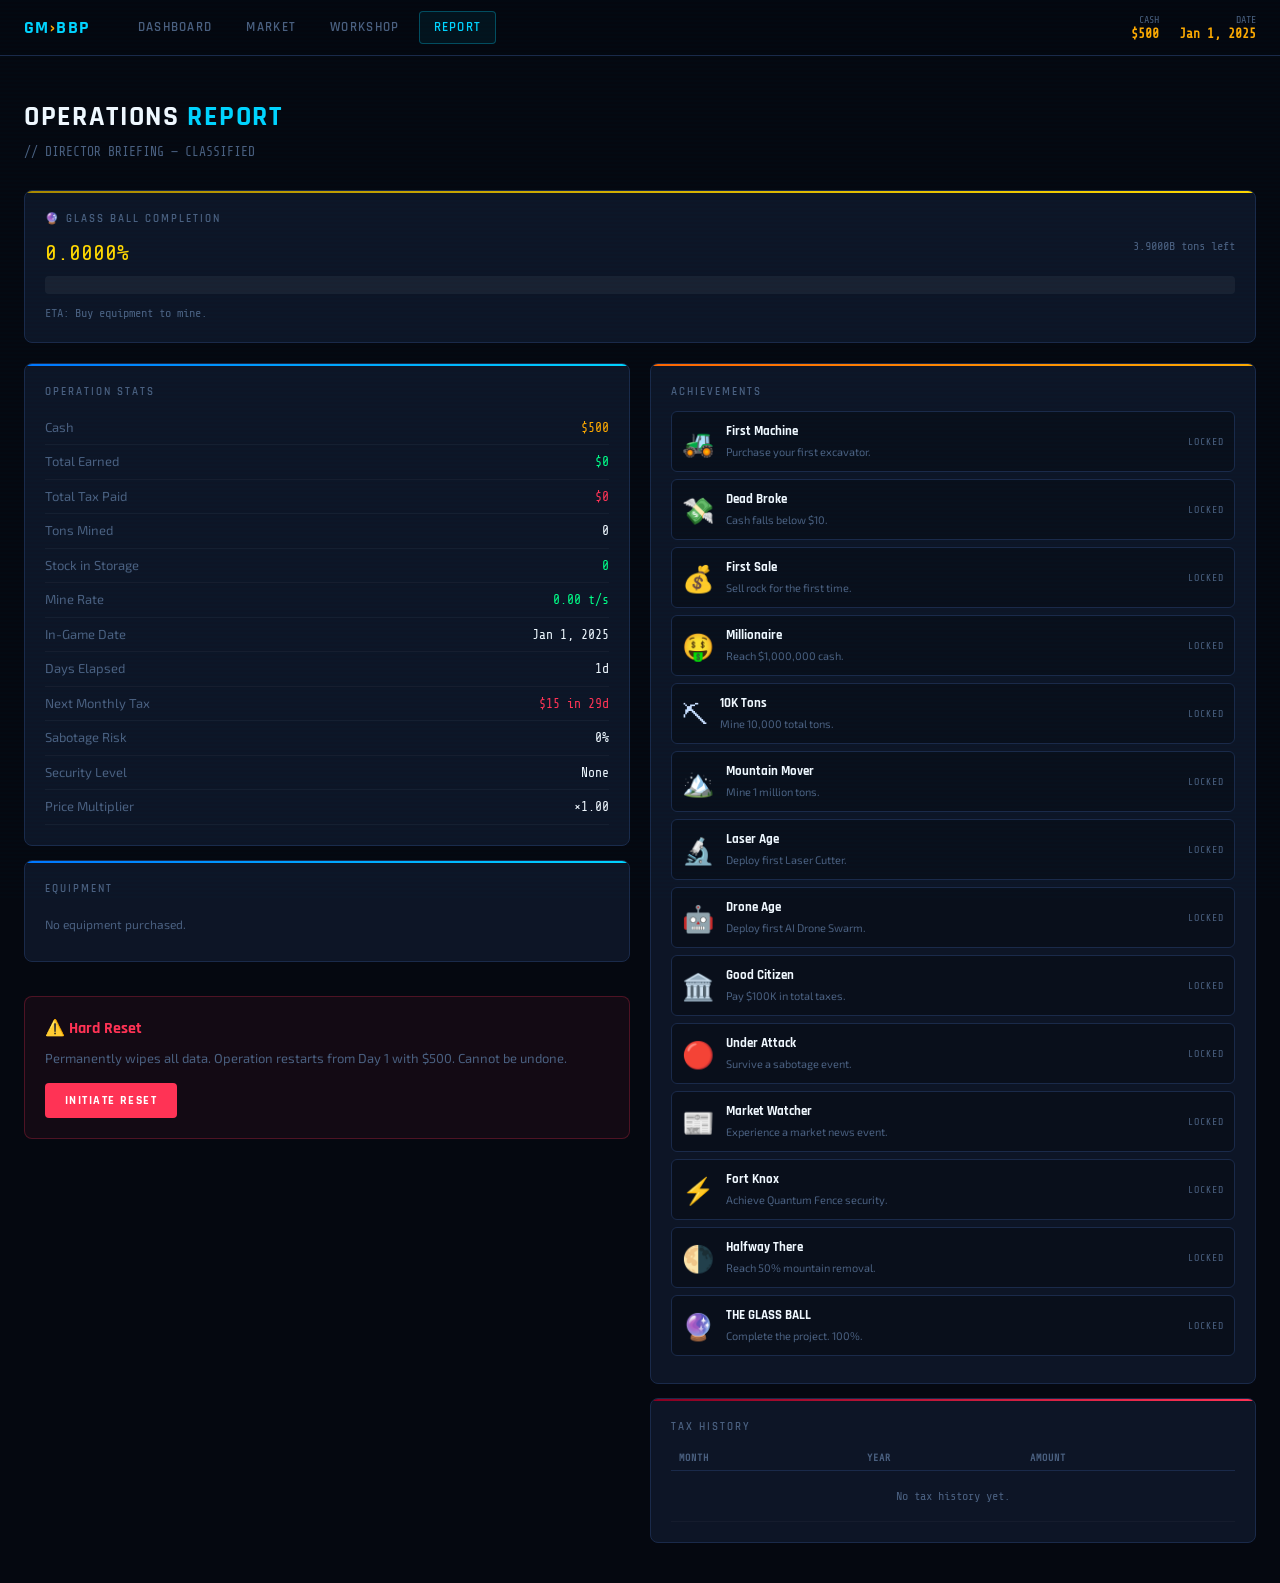
<file: report.html>
<!DOCTYPE html>
<html lang="en">
<head>
<meta charset="UTF-8">
<meta name="viewport" content="width=device-width,initial-scale=1.0">
<title>Report — GMBP</title>
<link rel="stylesheet" href="style.css">
<style>
.report-grid{display:grid;grid-template-columns:1fr 1fr;gap:20px;margin-top:20px}
@media(max-width:700px){.report-grid{grid-template-columns:1fr}}
.stat-line{display:flex;justify-content:space-between;align-items:center;padding:7px 0;border-bottom:1px solid rgba(255,255,255,.04);font-size:13px}
.stat-line .lbl{color:var(--muted)}
.stat-line .val{font-family:'Share Tech Mono',monospace;color:var(--white)}
.stat-line .val.green{color:var(--green)}.stat-line .val.red{color:var(--red)}.stat-line .val.amber{color:var(--amber)}
.ach{display:flex;align-items:center;gap:12px;padding:10px;background:rgba(0,0,0,.3);border-radius:6px;margin-bottom:7px;border:1px solid var(--border);transition:border-color .2s}
.ach.done{border-color:rgba(255,215,0,.4);background:rgba(255,215,0,.04)}
.ach .ai{font-size:26px}
.ach .an{font-family:'Rajdhani',sans-serif;font-size:13px;font-weight:700;color:var(--white)}
.ach.done .an{color:var(--gold)}
.ach .ad{font-size:11px;color:var(--muted);margin-top:2px}
.ach .as{margin-left:auto;font-family:'Share Tech Mono',monospace;font-size:10px;color:var(--muted);letter-spacing:.1em}
.ach.done .as{color:var(--gold)}
.tax-table{width:100%;border-collapse:collapse;font-family:'Share Tech Mono',monospace;font-size:12px;margin-top:10px}
.tax-table th{text-align:left;color:var(--muted);padding:5px 8px;border-bottom:1px solid var(--border);font-size:10px;letter-spacing:.1em;text-transform:uppercase}
.tax-table td{padding:6px 8px;border-bottom:1px solid rgba(255,255,255,.03);color:var(--text)}
.tax-table td.amt{color:var(--red)}
.reset-zone{background:rgba(255,51,85,.06);border:1px solid rgba(255,51,85,.25);border-radius:8px;padding:20px;margin-top:20px}
.reset-zone h3{font-family:'Rajdhani',sans-serif;font-size:16px;font-weight:700;color:var(--red);margin-bottom:8px}
.reset-zone p{font-size:13px;color:var(--muted);margin-bottom:14px;line-height:1.5}
.mega-prog{margin:10px 0}
.mega-prog .label-row{display:flex;justify-content:space-between;margin-bottom:6px;font-family:'Share Tech Mono',monospace;font-size:12px}
</style>
</head>
<body>
<nav>
  <a class="nav-brand" href="index.html">GM<span>›</span>BBP</a>
  <div class="nav-links">
    <a href="index.html">Dashboard</a>
    <a href="market.html">Market</a>
    <a href="workshop.html">Workshop</a>
    <a href="report.html" class="active">Report</a>
  </div>
  <div class="nav-status">
    <div class="nav-stat"><small>CASH</small><strong id="nav-cash">$0</strong></div>
    <div class="nav-stat"><small>DATE</small><strong id="nav-date">—</strong></div>
  </div>
</nav>

<div class="main-wrap"><div class="section">
  <div class="mt-24">
    <div class="page-title">Operations <span>Report</span></div>
    <div class="page-sub">// DIRECTOR BRIEFING — CLASSIFIED</div>
  </div>

  <div class="card gold mt-16">
    <div class="card-title">🔮 Glass Ball Completion</div>
    <div class="mega-prog">
      <div class="label-row">
        <span id="r-pct" style="color:var(--gold);font-size:22px">0.0000%</span>
        <span id="r-rem" style="color:var(--muted)">—</span>
      </div>
      <div class="progress-track" style="height:18px">
        <div class="progress-fill" id="r-prog-fill" style="width:0%;background:linear-gradient(90deg,#aa8800,var(--gold))"></div>
      </div>
    </div>
    <div style="font-size:12px;color:var(--muted);font-family:'Share Tech Mono',monospace" id="r-eta">ETA: —</div>
  </div>

  <div class="report-grid">
    <div style="display:flex;flex-direction:column;gap:14px">
      <div class="card">
        <div class="card-title">Operation Stats</div>
        <div id="r-stats"></div>
      </div>
      <div class="card">
        <div class="card-title">Equipment</div>
        <div id="r-equip"></div>
      </div>
      <div class="reset-zone">
        <h3>⚠️ Hard Reset</h3>
        <p>Permanently wipes all data. Operation restarts from Day 1 with $500. Cannot be undone.</p>
        <button class="btn" style="background:var(--red);color:#fff;font-size:12px" onclick="document.getElementById('reset-modal').classList.add('open')">INITIATE RESET</button>
      </div>
    </div>
    <div style="display:flex;flex-direction:column;gap:14px">
      <div class="card amber">
        <div class="card-title">Achievements</div>
        <div id="r-ach" class="mt-8"></div>
      </div>
      <div class="card red">
        <div class="card-title">Tax History</div>
        <table class="tax-table">
          <thead><tr><th>Month</th><th>Year</th><th>Amount</th></tr></thead>
          <tbody id="r-tax"></tbody>
        </table>
      </div>
    </div>
  </div>
</div></div>

<div class="modal-overlay" id="reset-modal">
  <div class="modal-box">
    <h2 style="color:var(--red)">⚠️ Confirm Reset</h2>
    <p>All progress permanently deleted. Are you sure, Director?</p>
    <div style="display:flex;gap:12px;justify-content:center">
      <button class="btn btn-ghost" onclick="document.getElementById('reset-modal').classList.remove('open')">CANCEL</button>
      <button class="btn btn-red" onclick="doReset()">YES, RESET ALL</button>
    </div>
  </div>
</div>

<script src="game.js"></script>
<script>
const MONTHS=['Jan','Feb','Mar','Apr','May','Jun','Jul','Aug','Sep','Oct','Nov','Dec'];
function fmt(n){
  if(n>=1e12)return'$'+(n/1e12).toFixed(3)+'T';
  if(n>=1e9) return'$'+(n/1e9).toFixed(3)+'B';
  if(n>=1e6) return'$'+(n/1e6).toFixed(2)+'M';
  if(n>=1e3) return'$'+(n/1e3).toFixed(1)+'K';
  return'$'+Math.floor(n).toLocaleString();
}
function fmtT(n){
  if(n>=1e9)return(n/1e9).toFixed(4)+'B';
  if(n>=1e6)return(n/1e6).toFixed(2)+'M';
  if(n>=1e3)return(n/1e3).toFixed(1)+'K';
  return Math.floor(n).toLocaleString();
}
function fmtR(r){
  if(r>=1e6)return(r/1e6).toFixed(2)+'M t/s';
  if(r>=1e3)return(r/1e3).toFixed(1)+'K t/s';
  return r.toFixed(2)+' t/s';
}

const ACHIEVEMENTS=[
  {id:'first_buy',     icon:'🚜',name:'First Machine',   desc:'Purchase your first excavator.',          check:s=>(s.equipment.excavator||0)>=1},
  {id:'broke',         icon:'💸',name:'Dead Broke',      desc:'Cash falls below $10.',                   check:s=>s.cash<10&&(s.totalEarned||0)>0},
  {id:'first_sell',    icon:'💰',name:'First Sale',      desc:'Sell rock for the first time.',           check:s=>(s.sellHistory||[]).length>0},
  {id:'millionaire',   icon:'🤑',name:'Millionaire',     desc:'Reach $1,000,000 cash.',                  check:s=>s.cash>=1e6},
  {id:'10k_tons',      icon:'⛏',name:'10K Tons',        desc:'Mine 10,000 total tons.',                 check:s=>s.tonsMined>=10000},
  {id:'1m_tons',       icon:'🏔️',name:'Mountain Mover', desc:'Mine 1 million tons.',                   check:s=>s.tonsMined>=1e6},
  {id:'laser',         icon:'🔬',name:'Laser Age',       desc:'Deploy first Laser Cutter.',             check:s=>(s.equipment.laser_cutter||0)>=1},
  {id:'drone',         icon:'🤖',name:'Drone Age',       desc:'Deploy first AI Drone Swarm.',           check:s=>(s.equipment.ai_drone||0)>=1},
  {id:'tax_100k',      icon:'🏛️',name:'Good Citizen',   desc:'Pay $100K in total taxes.',              check:s=>(s.totalTaxPaid||0)>=100000},
  {id:'survived_sab',  icon:'🔴',name:'Under Attack',    desc:'Survive a sabotage event.',              check:s=>(s.log||[]).some(l=>l.msg.includes('SABOTAGE'))},
  {id:'news_event',    icon:'📰',name:'Market Watcher',  desc:'Experience a market news event.',        check:s=>(s.newsHistory||[]).length>0},
  {id:'security_max',  icon:'⚡',name:'Fort Knox',       desc:'Achieve Quantum Fence security.',        check:s=>(s.securityLevel||0)>=3},
  {id:'halfway',       icon:'🌗',name:'Halfway There',   desc:'Reach 50% mountain removal.',            check:s=>GMBP.progress(s)>=50},
  {id:'complete',      icon:'🔮',name:'THE GLASS BALL',  desc:'Complete the project. 100%.',            check:s=>GMBP.progress(s)>=100},
];

function checkAchievements(S){
  if(!S.achievements)S.achievements={};
  let changed=false;
  ACHIEVEMENTS.forEach(a=>{
    if(!S.achievements[a.id]&&a.check(S)){
      S.achievements[a.id]=true;
      GMBP.addLog(S,`🏆 Achievement unlocked: ${a.name}`,'good');
      changed=true;
    }
  });
  if(changed)GMBP.saveGame(S);
}

function renderAll(S){
  if(!S)return;
  if(!S.achievements)S.achievements={};
  if(!S.upgrades)S.upgrades={};
  checkAchievements(S);

  const prog=GMBP.progress(S);
  const rate=GMBP.mineRatePerSec(S);
  const tax=GMBP.monthlyTax(S);

  document.getElementById('nav-cash').textContent=fmt(S.cash);
  document.getElementById('nav-date').textContent=`${MONTHS[S.month-1]} ${S.day}, ${S.year}`;
  document.getElementById('r-pct').textContent=prog.toFixed(4)+'%';
  document.getElementById('r-prog-fill').style.width=prog+'%';
  const rem=GMBP.MOUNTAIN_TONS-S.tonsMined;
  document.getElementById('r-rem').textContent=fmtT(rem)+' tons left';
  if(rate>0){
    const d=Math.floor(rem/rate/(GMBP.MS_PER_DAY/1000));
    document.getElementById('r-eta').textContent=`ETA: ~${d.toLocaleString()} in-game days (~${(d*10/60).toFixed(0)} real minutes)`;
  } else {
    document.getElementById('r-eta').textContent='ETA: Buy equipment to mine.';
  }

  const days=(S.year-2025)*365+(S.month-1)*30+S.day;
  const stats=[
    ['Cash',fmt(S.cash),'amber'],
    ['Total Earned',fmt(S.totalEarned||0),'green'],
    ['Total Tax Paid',fmt(S.totalTaxPaid||0),'red'],
    ['Tons Mined',fmtT(S.tonsMined),''],
    ['Stock in Storage',fmtT(S.stockTons||0),'green'],
    ['Mine Rate',fmtR(rate),'green'],
    ['In-Game Date',`${MONTHS[S.month-1]} ${S.day}, ${S.year}`,''],
    ['Days Elapsed',days.toLocaleString()+'d',''],
    ['Next Monthly Tax',fmt(tax)+' in '+(30-(S.day%30||30))+'d','red'],
    ['Sabotage Risk',Math.floor(S.sabotageRisk||0)+'%',''],
    ['Security Level',['None','Basic','Advanced','Quantum'][S.securityLevel||0],''],
    ['Price Multiplier','×'+(S.priceMultiplier||1).toFixed(2),''],
  ];
  document.getElementById('r-stats').innerHTML=stats.map(([l,v,c])=>
    `<div class="stat-line"><span class="lbl">${l}</span><span class="val ${c}">${v}</span></div>`
  ).join('');

  // Equipment
  const eqEl=document.getElementById('r-equip');
  let anyEq=false;
  eqEl.innerHTML='';
  for(const[id,cnt]of Object.entries(S.equipment)){
    if(cnt>0){
      anyEq=true;
      const eq=GMBP.EQUIPMENT[id];
      eqEl.innerHTML+=`<div class="stat-line"><span class="lbl">${eq.emoji} ${eq.name}</span><span class="val">${cnt} units</span></div>`;
    }
  }
  if(!anyEq)eqEl.innerHTML='<div style="color:var(--muted);font-size:12px;padding:8px 0">No equipment purchased.</div>';

  // Achievements
  document.getElementById('r-ach').innerHTML=ACHIEVEMENTS.map(a=>{
    const done=!!S.achievements[a.id];
    return`<div class="ach ${done?'done':''}">
      <div class="ai">${a.icon}</div>
      <div><div class="an">${a.name}</div><div class="ad">${a.desc}</div></div>
      <div class="as">${done?'✓ DONE':'LOCKED'}</div>
    </div>`;
  }).join('');

  // Tax history
  const tbody=document.getElementById('r-tax');
  if(S.taxHistory&&S.taxHistory.length){
    tbody.innerHTML=S.taxHistory.slice(0,12).map(t=>
      `<tr><td>${MONTHS[((t.month-1)+12)%12]}</td><td>${t.year}</td><td class="amt">${fmt(t.amount)}</td></tr>`
    ).join('');
  } else {
    tbody.innerHTML='<tr><td colspan="3" style="color:var(--muted);text-align:center;padding:16px">No tax history yet.</td></tr>';
  }
}

window.doReset=function(){
  localStorage.removeItem('gmbp_v3');
  window.location.href='index.html';
};

setInterval(()=>{
  const S=GMBP.loadGame();
  if(S)renderAll(S);
},2000);

renderAll(GMBP.loadGame()||GMBP.defaultState());
</script>
</body>
</html>
</file>
<file: style.css>
@import url('https://fonts.googleapis.com/css2?family=Rajdhani:wght@400;500;600;700&family=Share+Tech+Mono&family=Exo+2:wght@300;400;600;800&display=swap');
*,*::before,*::after{margin:0;padding:0;box-sizing:border-box}
:root{
  --bg:#050810;--surface:#0a0f1e;--card:#0d1526;--border:#1a2a4a;
  --glow:#00d4ff;--glow2:#0077ff;--amber:#ffaa00;--red:#ff3355;
  --green:#00ff88;--text:#c8deff;--muted:#4a6080;--white:#f0f8ff;--gold:#ffd700;
}
html{scroll-behavior:smooth}
body{background:var(--bg);color:var(--text);font-family:'Exo 2',sans-serif;font-size:14px;line-height:1.5;min-height:100vh;overflow-x:hidden}
body::before{content:'';position:fixed;inset:0;background:repeating-linear-gradient(0deg,transparent,transparent 2px,rgba(0,212,255,0.012) 2px,rgba(0,212,255,0.012) 4px);pointer-events:none;z-index:9999}

/* NAV */
nav{position:fixed;top:0;left:0;right:0;height:56px;background:rgba(5,8,16,0.95);backdrop-filter:blur(12px);border-bottom:1px solid var(--border);display:flex;align-items:center;padding:0 24px;gap:0;z-index:1000}
.nav-brand{font-family:'Rajdhani',sans-serif;font-size:18px;font-weight:700;color:var(--glow);letter-spacing:.08em;text-transform:uppercase;text-decoration:none;margin-right:32px;white-space:nowrap}
.nav-brand span{color:var(--amber)}
.nav-links{display:flex;gap:4px;flex:1}
.nav-links a{font-family:'Rajdhani',sans-serif;font-size:13px;font-weight:600;letter-spacing:.1em;text-transform:uppercase;text-decoration:none;color:var(--muted);padding:6px 14px;border-radius:4px;transition:all .15s;border:1px solid transparent}
.nav-links a:hover,.nav-links a.active{color:var(--glow);border-color:rgba(0,212,255,.3);background:rgba(0,212,255,.06)}
.nav-status{margin-left:auto;display:flex;gap:20px;align-items:center}
.nav-stat{font-family:'Share Tech Mono',monospace;font-size:12px;color:var(--muted);display:flex;flex-direction:column;align-items:flex-end;line-height:1.2}
.nav-stat strong{color:var(--amber);font-size:13px}

/* LAYOUT */
.main-wrap{padding-top:72px;padding-bottom:40px;min-height:100vh}
.section{padding:0 24px;max-width:1400px;margin:0 auto}
.mt-8{margin-top:8px}.mt-12{margin-top:12px}.mt-16{margin-top:16px}.mt-24{margin-top:24px}.mt-32{margin-top:32px}
.mb-8{margin-bottom:8px}.mb-16{margin-bottom:16px}
.page-title{font-family:'Rajdhani',sans-serif;font-size:28px;font-weight:700;letter-spacing:.06em;text-transform:uppercase;color:var(--white);margin-bottom:4px}
.page-title span{color:var(--glow)}
.page-sub{font-size:13px;color:var(--muted);margin-bottom:28px;font-family:'Share Tech Mono',monospace}

/* CARDS */
.card{background:var(--card);border:1px solid var(--border);border-radius:8px;padding:20px;position:relative;overflow:hidden}
.card::before{content:'';position:absolute;top:0;left:0;right:0;height:2px;background:linear-gradient(90deg,var(--glow2),var(--glow))}
.card.amber::before{background:linear-gradient(90deg,#ff6600,var(--amber))}
.card.green::before{background:linear-gradient(90deg,#00aa44,var(--green))}
.card.red::before{background:linear-gradient(90deg,#880022,var(--red))}
.card.gold::before{background:linear-gradient(90deg,#aa8800,var(--gold))}
.card-title{font-family:'Rajdhani',sans-serif;font-size:11px;font-weight:600;letter-spacing:.18em;text-transform:uppercase;color:var(--muted);margin-bottom:10px}

/* BUTTONS */
.btn{font-family:'Rajdhani',sans-serif;font-size:13px;font-weight:700;letter-spacing:.12em;text-transform:uppercase;border:none;border-radius:4px;padding:10px 20px;cursor:pointer;transition:all .15s;position:relative;overflow:hidden}
.btn-primary{background:linear-gradient(135deg,var(--glow2),var(--glow));color:#000;box-shadow:0 0 16px rgba(0,212,255,.3)}
.btn-primary:hover{transform:translateY(-1px);box-shadow:0 0 28px rgba(0,212,255,.5)}
.btn-amber{background:linear-gradient(135deg,#ff6600,var(--amber));color:#000;box-shadow:0 0 16px rgba(255,170,0,.3)}
.btn-amber:hover{transform:translateY(-1px);box-shadow:0 0 28px rgba(255,170,0,.5)}
.btn-red{background:linear-gradient(135deg,#880022,var(--red));color:#fff}
.btn-ghost{background:transparent;color:var(--glow);border:1px solid rgba(0,212,255,.4)}
.btn-ghost:hover{background:rgba(0,212,255,.08)}
.btn:disabled{opacity:.35;cursor:not-allowed;transform:none!important;box-shadow:none!important}
.btn:active{transform:scale(.97)!important}

/* GRIDS */
.grid-4{display:grid;grid-template-columns:repeat(4,1fr);gap:12px}
.grid-3{display:grid;grid-template-columns:repeat(3,1fr);gap:12px}
.grid-2{display:grid;grid-template-columns:repeat(2,1fr);gap:16px}
@media(max-width:900px){.grid-4{grid-template-columns:repeat(2,1fr)}.grid-3{grid-template-columns:repeat(2,1fr)}}
@media(max-width:600px){.grid-4,.grid-3,.grid-2{grid-template-columns:1fr}}

/* NUMBERS */
.big-num{font-family:'Share Tech Mono',monospace;font-size:32px;font-weight:400;color:var(--white);line-height:1}
.big-num.green{color:var(--green)}.big-num.amber{color:var(--amber)}.big-num.red{color:var(--red)}.big-num.gold{color:var(--gold)}
.unit-label{font-family:'Share Tech Mono',monospace;font-size:11px;color:var(--muted);letter-spacing:.1em;margin-top:3px}

/* PROGRESS */
.progress-track{background:rgba(255,255,255,.05);border-radius:4px;height:8px;overflow:hidden;position:relative}
.progress-fill{height:100%;border-radius:4px;background:linear-gradient(90deg,var(--glow2),var(--glow));transition:width .5s ease}

/* LOG */
.log-box{background:rgba(0,0,0,.4);border:1px solid var(--border);border-radius:6px;padding:12px;max-height:180px;overflow-y:auto;font-family:'Share Tech Mono',monospace;font-size:11px}
.log-box::-webkit-scrollbar{width:4px}
.log-box::-webkit-scrollbar-thumb{background:var(--border);border-radius:2px}
.log-entry{padding:2px 0;border-bottom:1px solid rgba(255,255,255,.03)}
.log-ts{color:var(--muted);margin-right:8px}
.log-msg{color:var(--text)}
.log-msg.warn{color:var(--red)}.log-msg.good{color:var(--green)}.log-msg.info{color:var(--glow)}

/* MODAL */
.modal-overlay{position:fixed;inset:0;background:rgba(0,0,0,.8);backdrop-filter:blur(4px);z-index:9000;display:flex;align-items:center;justify-content:center;opacity:0;pointer-events:none;transition:opacity .2s}
.modal-overlay.open{opacity:1;pointer-events:all}
.modal-box{background:var(--card);border:1px solid var(--border);border-radius:12px;padding:32px;max-width:500px;width:90%;text-align:center;transform:translateY(20px);transition:transform .2s}
.modal-overlay.open .modal-box{transform:translateY(0)}
.modal-box h2{font-family:'Rajdhani',sans-serif;font-size:24px;font-weight:700;color:var(--white);margin-bottom:12px}
.modal-box p{color:var(--muted);font-size:14px;line-height:1.7;margin-bottom:24px}

/* NEWS TOAST */
#news-toast{position:fixed;bottom:24px;right:24px;max-width:380px;background:var(--card);border:1px solid var(--border);border-radius:8px;padding:16px 20px;font-size:13px;line-height:1.5;z-index:8000;transform:translateY(120px);opacity:0;transition:all .35s cubic-bezier(.22,.61,.36,1)}
#news-toast.show{transform:translateY(0);opacity:1}
#news-toast.up{border-left:3px solid var(--green)}
#news-toast.down{border-left:3px solid var(--red)}
#news-toast .toast-title{font-family:'Rajdhani',sans-serif;font-size:11px;letter-spacing:.15em;font-weight:700;margin-bottom:6px}
#news-toast.up .toast-title{color:var(--green)}
#news-toast.down .toast-title{color:var(--red)}

/* RATE BADGE */
.rate-badge{font-family:'Share Tech Mono',monospace;font-size:11px;background:rgba(0,212,255,.08);border:1px solid rgba(0,212,255,.2);border-radius:4px;padding:3px 8px;color:var(--glow)}

/* MISC */
.glow-text{text-shadow:0 0 10px var(--glow),0 0 30px var(--glow2);color:var(--glow)}
.amber-glow{text-shadow:0 0 10px var(--amber);color:var(--amber)}
.ingame-clock{font-family:'Share Tech Mono',monospace;font-size:13px;color:var(--amber);letter-spacing:.1em}
.tax-warning{background:rgba(255,51,85,.1);border:1px solid rgba(255,51,85,.4);border-radius:6px;padding:10px 14px;color:var(--red);font-family:'Share Tech Mono',monospace;font-size:12px;display:flex;align-items:center;gap:8px}
@media(max-width:768px){nav{padding:0 12px}.nav-brand{font-size:14px;margin-right:12px}.nav-links a{font-size:11px;padding:5px 8px}.nav-stat{display:none}}
</file>
